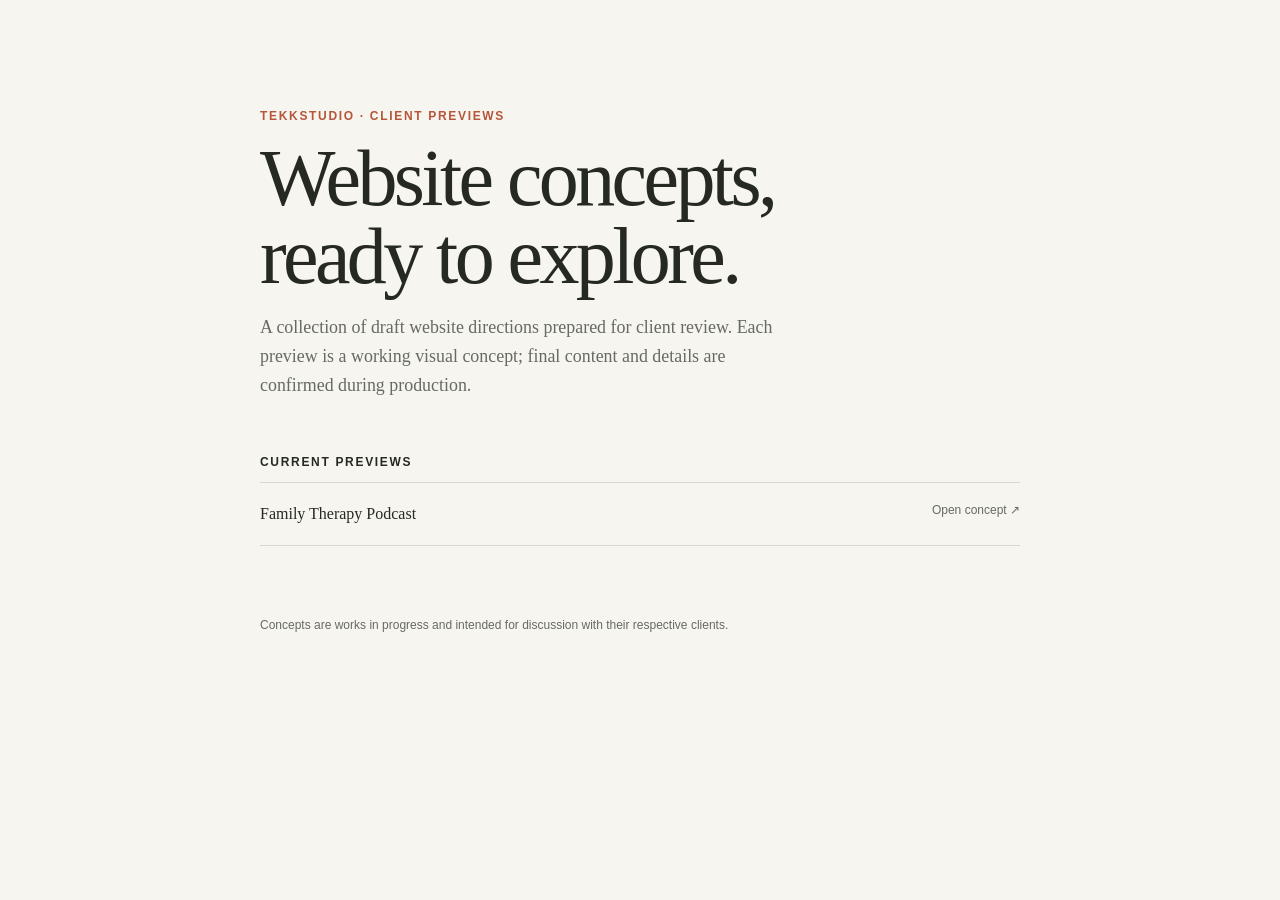
<file: site/index.html>
<!doctype html>
<html lang="en">
<head>
  <meta charset="utf-8">
  <meta name="viewport" content="width=device-width, initial-scale=1">
  <meta name="theme-color" content="#f7f5ef">
  <meta name="description" content="Website concepts prepared for client review.">
  <title>Website concepts | Tekkstudio</title>
  <style>
    :root { color-scheme: light; --ink:#252922; --muted:#666b62; --paper:#f7f5ef; --line:#d9d7ce; --accent:#b5563b; }
    * { box-sizing:border-box; }
    body { margin:0; background:var(--paper); color:var(--ink); font:16px/1.6 Georgia, 'Times New Roman', serif; }
    main { width:min(100% - 40px, 760px); margin:12vh auto; }
    .eyebrow { color:var(--accent); font:700 12px/1.4 Arial,sans-serif; letter-spacing:.14em; text-transform:uppercase; }
    h1 { max-width:650px; margin:14px 0; font-size:clamp(2.6rem,8vw,5rem); font-weight:400; letter-spacing:-.045em; line-height:.98; }
    .intro { max-width:540px; color:var(--muted); font-size:1.12rem; }
    h2 { margin:54px 0 12px; font:700 12px/1.4 Arial,sans-serif; letter-spacing:.14em; text-transform:uppercase; }
    ul { margin:0; padding:0; border-top:1px solid var(--line); list-style:none; }
    li { border-bottom:1px solid var(--line); }
    a { display:flex; justify-content:space-between; gap:20px; padding:18px 0; color:inherit; text-decoration:none; }
    a:hover span:first-child { color:var(--accent); }
    a span:last-child { color:var(--muted); font:12px/1.5 Arial,sans-serif; }
    footer { margin-top:70px; color:var(--muted); font:12px/1.5 Arial,sans-serif; }
  </style>
</head>
<body>
  <main>
    <div class="eyebrow">Tekkstudio · Client previews</div>
    <h1>Website concepts, ready to explore.</h1>
    <p class="intro">A collection of draft website directions prepared for client review. Each preview is a working visual concept; final content and details are confirmed during production.</p>
    <h2>Current previews</h2>
    <ul>
      <li><a href="previews/family-therapy-podcast/"><span>Family Therapy Podcast</span><span>Open concept ↗</span></a></li>
    </ul>
    <footer>Concepts are works in progress and intended for discussion with their respective clients.</footer>
  </main>
</body>
</html>
</file>
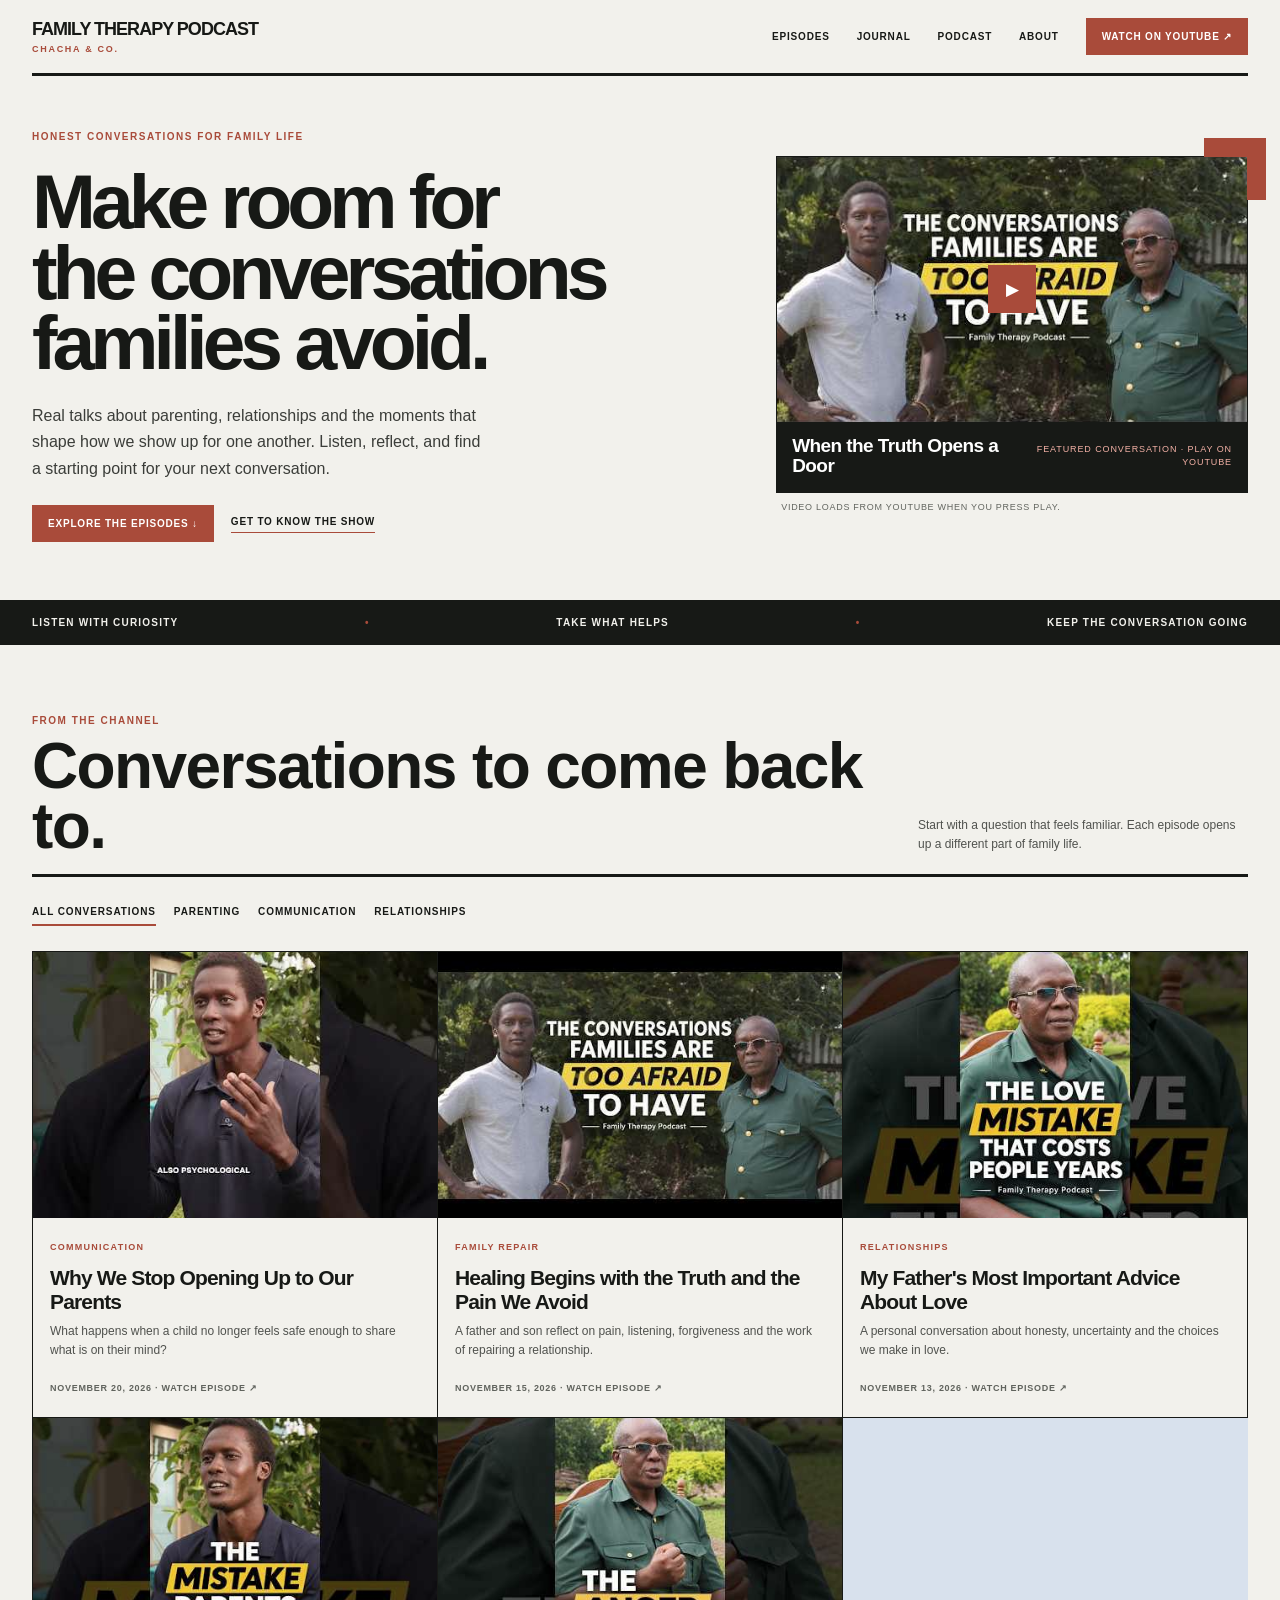
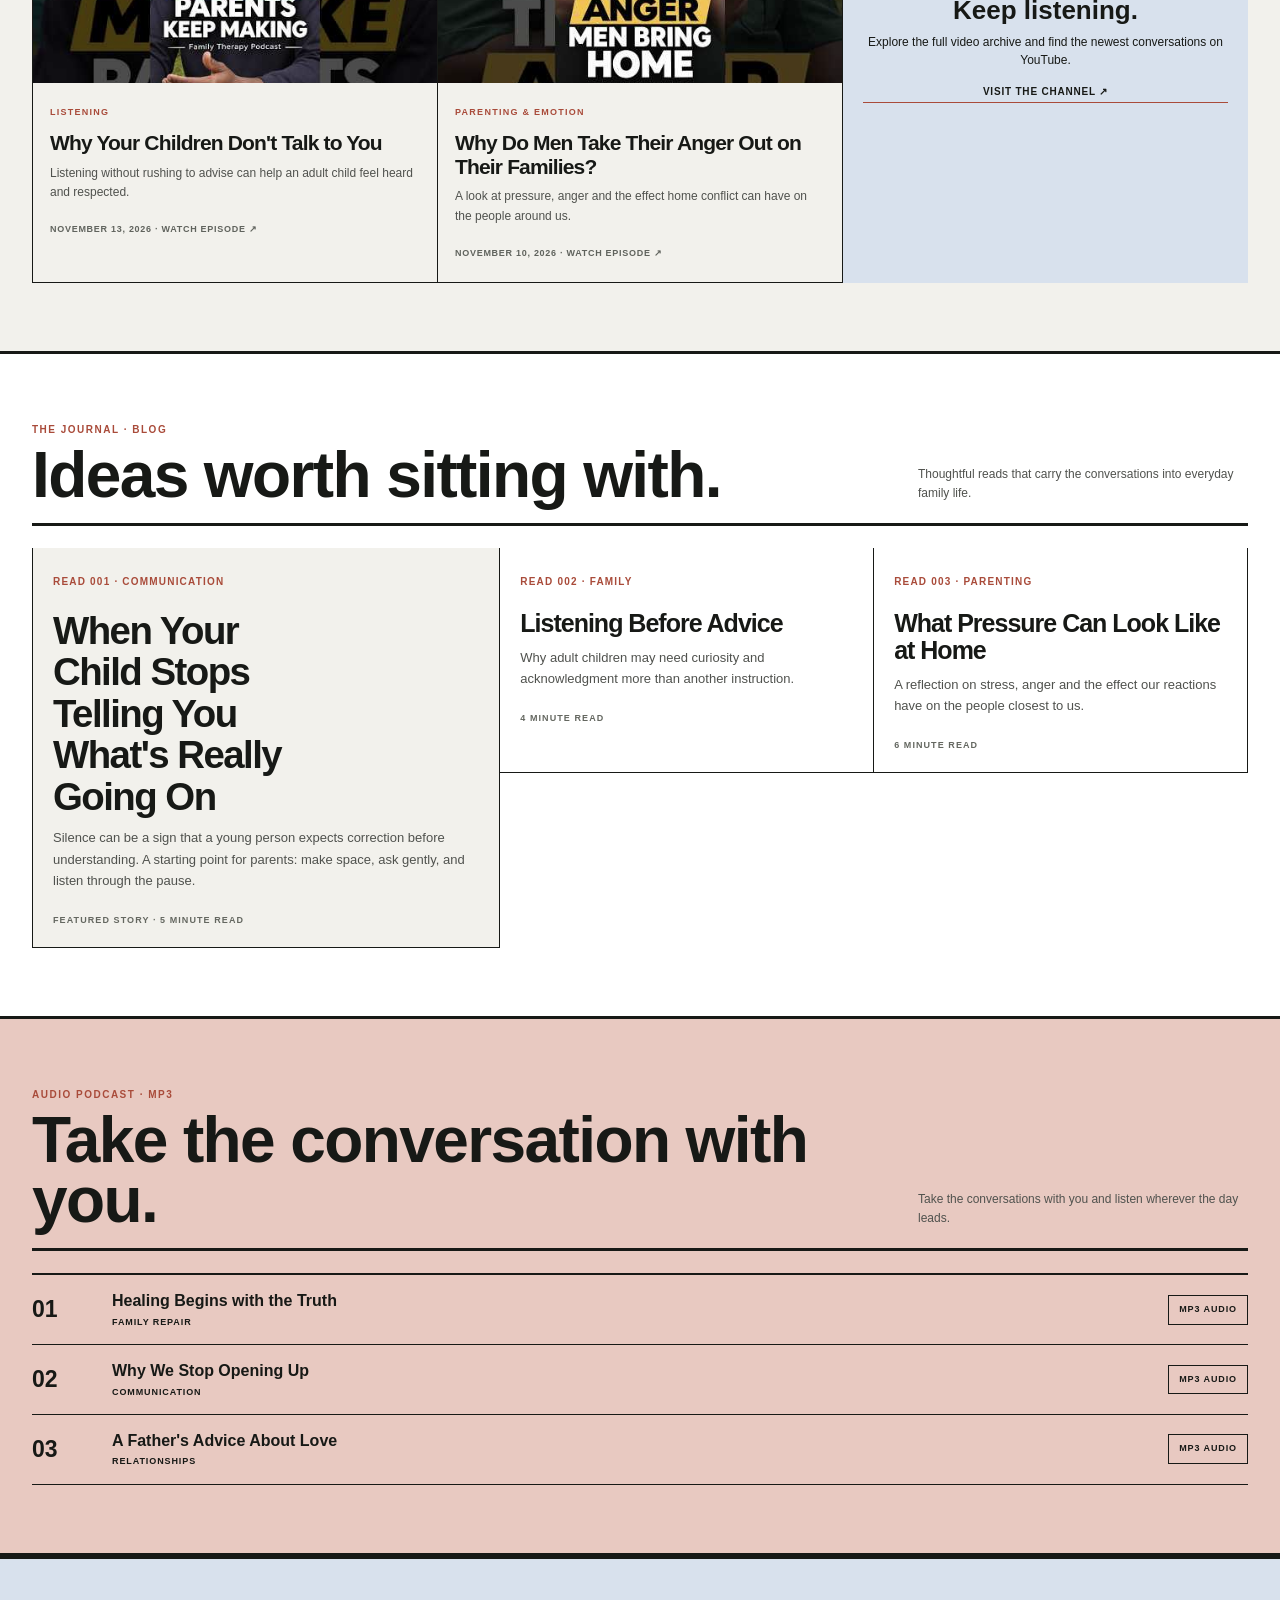
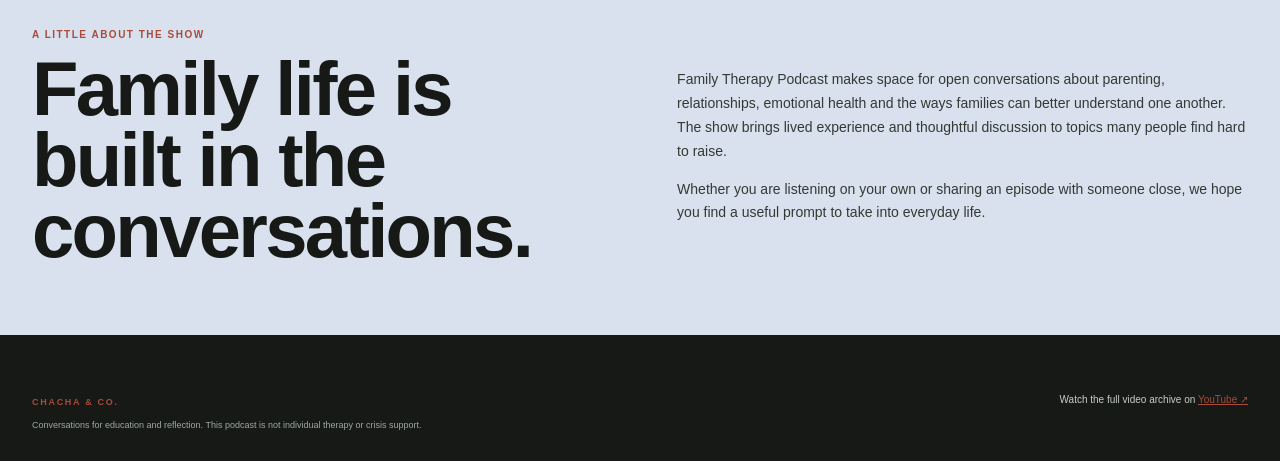
<file: site/previews/family-therapy-podcast/index.html>
<!doctype html>
<html lang="en">
<head>
  <meta charset="utf-8">
  <meta name="viewport" content="width=device-width, initial-scale=1">
  <meta name="theme-color" content="#f2f1ec">
  <meta name="description" content="A concept for the Family Therapy Podcast website, with conversations, articles, and audio episodes.">
  <title>Family Therapy Podcast — Website concept</title>
  <link rel="stylesheet" href="assets/css/site.css">
  <script src="assets/js/site.js" defer></script>
</head>
<body>
  <header class="site-header">
    <div class="wrap">
      <nav class="nav" aria-label="Main navigation">
        <a class="brand" href="#home">Family Therapy Podcast<small>CHACHA &amp; CO.</small></a>
        <button class="menu-toggle" type="button" aria-expanded="false" aria-controls="nav-links" aria-label="Open navigation">MENU</button>
        <div class="nav__links" id="nav-links">
          <a class="nav__link" href="#episodes">Episodes</a>
          <a class="nav__link" href="#journal">Journal</a>
          <a class="nav__link" href="#podcast">Podcast</a>
          <a class="nav__link" href="#about">About</a>
          <a class="button" href="https://www.youtube.com/@familytherapypodcast/videos" target="_blank" rel="noopener noreferrer">Watch on YouTube ↗</a>
        </div>
      </nav>
    </div>
  </header>

  <main id="home">
    <section class="wrap hero" aria-labelledby="hero-title">
      <div class="hero__copy">
        <div class="eyebrow">Honest conversations for family life</div>
        <h1 class="hero__title" id="hero-title">Make room for the conversations families avoid.</h1>
        <p class="hero__description">Real talks about parenting, relationships and the moments that shape how we show up for one another. Listen, reflect, and find a starting point for your next conversation.</p>
        <div class="hero__actions">
          <a class="button" href="#episodes">Explore the episodes ↓</a>
          <a class="text-link" href="#about">Get to know the show</a>
        </div>
      </div>

      <div class="hero__media">
        <span class="hero__badge" aria-hidden="true">01</span>
        <div class="feature">
          <button class="feature__play" type="button" aria-label="Play featured episode: Healing begins with the truth and the pain we avoid" data-video="1nzvbq_Dom4">
            <img class="feature__image" src="assets/images/1nzvbq_Dom4.jpg" alt="The podcast hosts in conversation, shown in the featured episode thumbnail">
            <span class="play-mark" aria-hidden="true">▶</span>
          </button>
          <div class="feature__meta">
            <strong class="feature__title">When the Truth Opens a Door</strong>
            <span class="feature__label">Featured conversation · Play on YouTube</span>
          </div>
        </div>
        <p class="feature__note">Video loads from YouTube when you press play.</p>
      </div>
    </section>

    <div class="principles" aria-label="Show values">
      <div class="wrap principles__inner"><span>Listen with curiosity</span><b aria-hidden="true">•</b><span>Take what helps</span><b aria-hidden="true">•</b><span>Keep the conversation going</span></div>
    </div>

    <section class="wrap section section--episodes" id="episodes" aria-labelledby="episodes-title">
      <div class="section__header">
        <div><div class="eyebrow">From the channel</div><h2 class="section__title" id="episodes-title">Conversations to come back to.</h2></div>
        <p class="section__intro">Start with a question that feels familiar. Each episode opens up a different part of family life.</p>
      </div>
      <div class="filters" role="group" aria-label="Filter episodes">
        <button class="filter" type="button" aria-pressed="true" data-filter="all">All conversations</button>
        <button class="filter" type="button" aria-pressed="false" data-filter="parenting">Parenting</button>
        <button class="filter" type="button" aria-pressed="false" data-filter="communication">Communication</button>
        <button class="filter" type="button" aria-pressed="false" data-filter="relationships">Relationships</button>
      </div>
      <div class="card-grid" id="episode-grid" aria-live="polite">
        <div class="more-card">
          <h3 class="more-card__title">Keep listening.</h3>
          <p class="more-card__text">Explore the full video archive and find the newest conversations on YouTube.</p>
          <a class="text-link" href="https://www.youtube.com/@familytherapypodcast/videos" target="_blank" rel="noopener noreferrer">Visit the channel ↗</a>
        </div>
      </div>
      <template id="episode-template">
        <article class="content-card" data-topic="">
          <a class="content-card__link" href="" target="_blank" rel="noopener noreferrer">
            <div class="content-card__image-wrap"><img class="content-card__image" src="" alt="" loading="lazy"></div>
            <div class="content-card__body">
              <span class="content-card__tag"></span>
              <h3 class="content-card__title"></h3>
              <p class="content-card__summary"></p>
              <span class="content-card__meta"></span>
            </div>
          </a>
        </article>
      </template>
    </section>

    <section class="section section--journal" id="journal" aria-labelledby="journal-title">
      <div class="wrap">
        <div class="section__header">
          <div><div class="eyebrow">The journal · Blog</div><h2 class="section__title" id="journal-title">Ideas worth sitting with.</h2></div>
          <p class="section__intro">Thoughtful reads that carry the conversations into everyday family life.</p>
        </div>
        <div class="journal-grid" id="journal-grid"></div>
      </div>
      <template id="journal-template">
        <article class="journal-card">
          <span class="journal-card__index"></span>
          <h3 class="journal-card__title"></h3>
          <p class="journal-card__summary"></p>
          <span class="journal-card__meta"></span>
        </article>
      </template>
    </section>

    <section class="section section--audio" id="podcast" aria-labelledby="podcast-title">
      <div class="wrap">
        <div class="section__header">
          <div><div class="eyebrow">Audio podcast · MP3</div><h2 class="section__title" id="podcast-title">Take the conversation with you.</h2></div>
          <p class="section__intro">Take the conversations with you and listen wherever the day leads.</p>
        </div>
        <div class="audio-list" id="audio-list"></div>
      </div>
      <template id="audio-template">
        <article class="audio-row">
          <span class="audio-row__number"></span>
          <div class="audio-row__title"><span class="audio-row__name"></span><small class="audio-row__label"></small></div>
          <span class="audio-row__format">MP3 audio</span>
        </article>
      </template>
    </section>

    <section class="about section" id="about" aria-labelledby="about-title">
      <div class="wrap about__grid">
        <div><div class="eyebrow">A little about the show</div><h2 class="about__title" id="about-title">Family life is built in the conversations.</h2></div>
        <div class="about__copy">
          <p>Family Therapy Podcast makes space for open conversations about parenting, relationships, emotional health and the ways families can better understand one another. The show brings lived experience and thoughtful discussion to topics many people find hard to raise.</p>
          <p>Whether you are listening on your own or sharing an episode with someone close, we hope you find a useful prompt to take into everyday life.</p>
        </div>
      </div>
    </section>
  </main>

  <footer class="footer">
    <div class="wrap footer__row">
      <div>
        <a class="brand" href="#home">Family Therapy Podcast<small>CHACHA &amp; CO.</small></a>
        <p class="footer__note">Conversations for education and reflection. This podcast is not individual therapy or crisis support.</p>
      </div>
      <p class="footer__copy footer__copy--right">Watch the full video archive on <a href="https://www.youtube.com/@familytherapypodcast/videos" target="_blank" rel="noopener noreferrer">YouTube ↗</a></p>
    </div>
  </footer>
</body>
</html>
</file>
<file: site/previews/family-therapy-podcast/assets/css/site.css>
:root {
  color-scheme: light;
  --paper: #f2f1ec;
  --ink: #171916;
  --orange: #a94b3a;
  --terracotta-soft: #e8c9c1;
  --blue: #d8e1ed;
  --muted: #62655f;
  --rule: #171916;
  --sans: Arial, Helvetica, sans-serif;
  --display: Impact, "Arial Narrow", Arial, sans-serif;
}

* { box-sizing: border-box; }
html { scroll-behavior: smooth; }
body { margin: 0; background: var(--paper); color: var(--ink); font-family: var(--sans); line-height: 1.5; }
img { display: block; max-width: 100%; }
a { color: inherit; }
a:focus-visible, button:focus-visible { outline: 3px solid var(--orange); outline-offset: 3px; }
.wrap { width: min(1240px, calc(100% - 64px)); margin-inline: auto; }
.site-header { position: relative; z-index: 5; }
.nav { position: relative; display: flex; align-items: center; justify-content: space-between; gap: 22px; padding: 18px 0; border-bottom: 3px solid var(--ink); }
.brand { color: var(--ink); font-size: 18px; font-weight: 900; line-height: 1; letter-spacing: -.055em; text-decoration: none; text-transform: uppercase; }
.brand small { display: block; margin-top: 7px; color: var(--orange); font-size: 9px; letter-spacing: .19em; }
.nav__links { display: flex; align-items: center; gap: 27px; }
.nav__link { color: var(--ink); font-size: 10px; font-weight: 700; letter-spacing: .08em; text-decoration: none; text-transform: uppercase; }
.nav__link:hover { color: var(--orange); }
.button { display: inline-flex; align-items: center; justify-content: center; padding: 13px 16px; border: 0; background: var(--orange); color: white; cursor: pointer; font: 800 10px var(--sans); letter-spacing: .08em; text-align: center; text-decoration: none; text-transform: uppercase; }
.button:hover { background: var(--ink); color: white; }
.menu-toggle { display: none; padding: 9px 12px; border: 1px solid var(--ink); background: transparent; color: var(--ink); font: 800 10px var(--sans); letter-spacing: .08em; }
.eyebrow { color: var(--orange); font-size: 10px; font-weight: 800; letter-spacing: .15em; text-transform: uppercase; }

/* Lead story */
.hero { display: grid; grid-template-columns: minmax(0, 1.2fr) minmax(0, .8fr); align-items: center; gap: 3%; padding-block: 53px 58px; }
.hero__copy { min-width: 0; }
.hero__title { max-width: 100%; margin: 22px 0 25px; font: 900 clamp(50px, 6vw, 82px)/.92 var(--sans); letter-spacing: -.065em; text-wrap: balance; }
.hero__description { max-width: 450px; margin: 0; color: #3b3d39; font-size: 16px; line-height: 1.65; }
.hero__actions { display: flex; align-items: center; gap: 17px; margin-top: 23px; }
.text-link { padding-bottom: 3px; border-bottom: 1px solid var(--orange); color: var(--ink); font-size: 10px; font-weight: 700; letter-spacing: .08em; text-decoration: none; text-transform: uppercase; }
.feature { min-width: 0; border: 1px solid var(--ink); background: var(--ink); }
.feature__play { position: relative; display: block; width: 100%; padding: 0; overflow: hidden; border: 0; background: var(--ink); cursor: pointer; }
.feature__image { width: 100%; aspect-ratio: 16 / 9; object-fit: cover; filter: saturate(.82); }
.feature__iframe { display: block; width: 100%; aspect-ratio: 16 / 9; border: 0; }
.feature__play:hover .feature__image { filter: saturate(1.05); }
.play-mark { position: absolute; top: 50%; left: 50%; display: grid; width: 48px; aspect-ratio: 1; transform: translate(-50%, -50%); place-items: center; background: var(--orange); color: white; font-size: 17px; }
.feature__meta { display: flex; align-items: center; justify-content: space-between; gap: 12px; padding: 14px 15px 15px; color: white; }
.feature__title { margin: 0; font-size: 19px; font-weight: 800; line-height: 1.1; letter-spacing: -.03em; }
.feature__label { color: #f2b0a5; font-size: 9px; letter-spacing: .1em; text-align: right; text-transform: uppercase; }
.feature__note { margin: 8px 5px 0; color: var(--muted); font-size: 9px; letter-spacing: .08em; text-transform: uppercase; }
.hero__badge { position: absolute; top: -18px; right: -18px; display: grid; width: 62px; aspect-ratio: 1; place-items: center; background: var(--orange); font: 900 22px var(--display); }
.hero__media { position: relative; min-width: 0; }

/* Shared section and content-card styles */
.principles { border-block: 3px solid var(--ink); background: var(--ink); color: var(--paper); }
.principles__inner { display: flex; justify-content: space-between; gap: 20px; padding-block: 12px; font-size: 10px; font-weight: 700; letter-spacing: .12em; text-transform: uppercase; }
.principles__inner b { color: var(--orange); }
.section { padding-block: 68px; }
.section--episodes { padding-top: 68px; }
.section--journal { border-top: 3px solid var(--ink); background: white; }
.section--audio { border-block: 3px solid var(--ink); background: var(--terracotta-soft); }
.section__header { display: flex; align-items: end; justify-content: space-between; gap: 25px; margin-bottom: 22px; padding-bottom: 18px; border-bottom: 3px solid var(--ink); }
.section__title { margin: 8px 0 0; font: 900 clamp(38px, 5vw, 64px)/.94 var(--display); letter-spacing: -.025em; }
.section__intro { max-width: 330px; margin: 0 0 2px; color: #50524e; font-size: 12px; line-height: 1.6; }
.filters { display: flex; flex-wrap: wrap; gap: 18px; margin: 22px 0 25px; }
.filter { padding: 7px 0; border: 0; border-bottom: 2px solid transparent; background: transparent; color: var(--ink); cursor: pointer; font: 800 10px var(--sans); letter-spacing: .09em; text-transform: uppercase; }
.filter[aria-pressed="true"], .filter:hover { border-bottom-color: var(--orange); }
.card-grid { display: grid; grid-template-columns: repeat(3, minmax(0, 1fr)); border-top: 1px solid var(--ink); border-left: 1px solid var(--ink); }
.content-card { min-width: 0; border-right: 1px solid var(--ink); border-bottom: 1px solid var(--ink); }
.content-card[hidden] { display: none; }
.content-card__link { display: block; height: 100%; color: inherit; text-decoration: none; }
.content-card__image-wrap { aspect-ratio: 1.52; overflow: hidden; background: var(--blue); }
.content-card__image { width: 100%; height: 100%; object-fit: cover; filter: saturate(.78); transition: filter .2s, transform .3s; }
.content-card__link:hover .content-card__image { transform: scale(1.025); filter: saturate(1.15); }
.content-card__body { padding: 15px 17px 19px; }
.content-card__tag { color: var(--orange); font-size: 9px; font-weight: 800; letter-spacing: .14em; text-transform: uppercase; }
.content-card__title { margin: 9px 0; font-size: 21px; font-weight: 800; line-height: 1.12; letter-spacing: -.04em; }
.content-card__summary { margin: 0 0 13px; color: #50524e; font-size: 12px; line-height: 1.6; }
.content-card__meta { color: #60635d; font-size: 9px; font-weight: 700; letter-spacing: .08em; text-transform: uppercase; }
.more-card { display: grid; min-height: 100%; padding: 20px; place-content: center; background: var(--blue); text-align: center; }
.more-card__title { margin: 0 0 10px; font-size: 26px; font-weight: 900; line-height: 1; }
.more-card__text { margin: 0 0 15px; font-size: 12px; }

/* Editorial journal and MP3 archive */
.journal-grid { display: grid; grid-template-columns: 1.25fr 1fr 1fr; border-left: 1px solid var(--ink); }
.journal-card { padding: 20px; border-right: 1px solid var(--ink); border-bottom: 1px solid var(--ink); }
.journal-card--lead { grid-row: span 2; background: var(--paper); }
.journal-card__index { color: var(--orange); font-size: 10px; font-weight: 800; letter-spacing: .12em; text-transform: uppercase; }
.journal-card__title { margin: 18px 0 10px; font-size: 25px; font-weight: 800; line-height: 1.08; letter-spacing: -.04em; }
.journal-card--lead .journal-card__title { max-width: 11ch; font-size: clamp(30px, 3vw, 43px); }
.journal-card__summary { margin: 0; color: #50524e; font-size: 13px; line-height: 1.65; }
.journal-card__meta { display: block; margin-top: 22px; color: #646760; font-size: 9px; font-weight: 700; letter-spacing: .12em; text-transform: uppercase; }
.audio-list { border-top: 2px solid var(--ink); }
.audio-row { display: grid; grid-template-columns: 62px minmax(180px, 1fr) auto; align-items: center; gap: 18px; padding: 17px 0; border-bottom: 1px solid var(--ink); }
.audio-row__number { font: 900 23px var(--display); }
.audio-row__title { font-size: 16px; font-weight: 800; line-height: 1.15; }
.audio-row__label { display: block; margin-top: 6px; font-size: 9px; font-weight: 700; letter-spacing: .1em; text-transform: uppercase; }
.audio-row__format { padding: 7px 10px; border: 1px solid var(--ink); font-size: 9px; font-weight: 700; letter-spacing: .1em; text-transform: uppercase; white-space: nowrap; }

/* About and footer */
.about { border-block: 3px solid var(--ink); background: var(--blue); }
.about__grid { display: grid; grid-template-columns: .9fr 1.1fr; align-items: center; gap: 12%; }
.about__title { margin: 11px 0 0; font: 900 clamp(42px, 6vw, 76px)/.94 var(--display); letter-spacing: -.035em; }
.about__copy p { color: #343934; font-size: 14px; line-height: 1.7; }
.footer { padding-block: 29px; background: var(--ink); color: var(--paper); }
.footer__row { display: flex; align-items: center; justify-content: space-between; gap: 25px; }
.footer__copy { max-width: 460px; margin: 0; color: #c5cec5; font-size: 10px; line-height: 1.7; }
.footer__copy a { color: var(--orange); }
.footer__note { margin: 12px 0 0; color: #9da99f; font-size: 9px; }

@media (max-width: 960px) {
  .wrap { width: calc(100% - 48px); }
  .hero { grid-template-columns: minmax(0, 1fr) minmax(0, .88fr); gap: 28px; }
  .hero__title { font-size: clamp(48px, 6.4vw, 68px); }
}
@media (max-width: 760px) {
  .wrap { width: calc(100% - 34px); }
  .menu-toggle { display: block; }
  .nav__links { position: absolute; top: 100%; right: 0; left: 0; display: none; align-items: flex-start; padding: 18px; border-bottom: 3px solid var(--ink); background: var(--paper); }
  .nav__links.is-open { display: flex; flex-direction: column; gap: 17px; }
  .nav__links .button { display: inline-flex; }
  .hero { grid-template-columns: minmax(0, 1fr); gap: 28px; padding-block: 44px 48px; }
  .hero__title { max-width: 100%; font-size: clamp(48px, 10vw, 76px); }
  .hero__media { width: 100%; }
  .principles__inner { justify-content: flex-start; flex-wrap: wrap; gap: 6px 15px; }
  .section { padding-block: 52px; }
  .section__header { display: block; }
  .section__intro { margin-top: 13px; }
  .card-grid { grid-template-columns: repeat(2, minmax(0, 1fr)); }
  .journal-grid { grid-template-columns: 1fr 1fr; }
  .journal-card--lead { grid-row: auto; grid-column: 1 / -1; }
  .audio-row { grid-template-columns: 40px minmax(0, 1fr) auto; gap: 11px; }
  .audio-row__title { font-size: 14px; }
  .about__grid { grid-template-columns: 1fr; gap: 19px; }
  .about__title { font-size: clamp(42px, 9vw, 64px); }
  .footer__row { display: block; }
  .footer__copy--right { margin-top: 18px; }
}
@media (max-width: 520px) {
  .wrap { width: calc(100% - 28px); }
  .nav { gap: 12px; }
  .hero__title { max-width: 100%; font-size: clamp(40px, 11vw, 58px); line-height: .92; }
  .hero__badge { top: -12px; right: -8px; width: 47px; }
  .hero__actions { align-items: flex-start; flex-direction: column; }
  .feature__meta { align-items: flex-start; flex-direction: column; gap: 4px; }
  .feature__label { text-align: left; }
  .card-grid, .journal-grid { grid-template-columns: minmax(0, 1fr); }
  .journal-card--lead { grid-column: auto; }
  .journal-card__title { font-size: 22px; }
  .journal-card--lead .journal-card__title { font-size: 32px; }
  .section__title { font-size: 44px; }
  .section__intro { max-width: 100%; }
  .filters { gap: 10px 14px; }
  .filter { font-size: 9px; }
  .principles__inner { gap: 6px 10px; font-size: 9px; }
  .audio-row { grid-template-columns: 30px minmax(0, 1fr); gap: 10px; }
  .audio-row__number { font-size: 20px; }
  .audio-row__title { font-size: 13px; }
  .audio-row__format { grid-column: 2; justify-self: start; }
}
</file>
